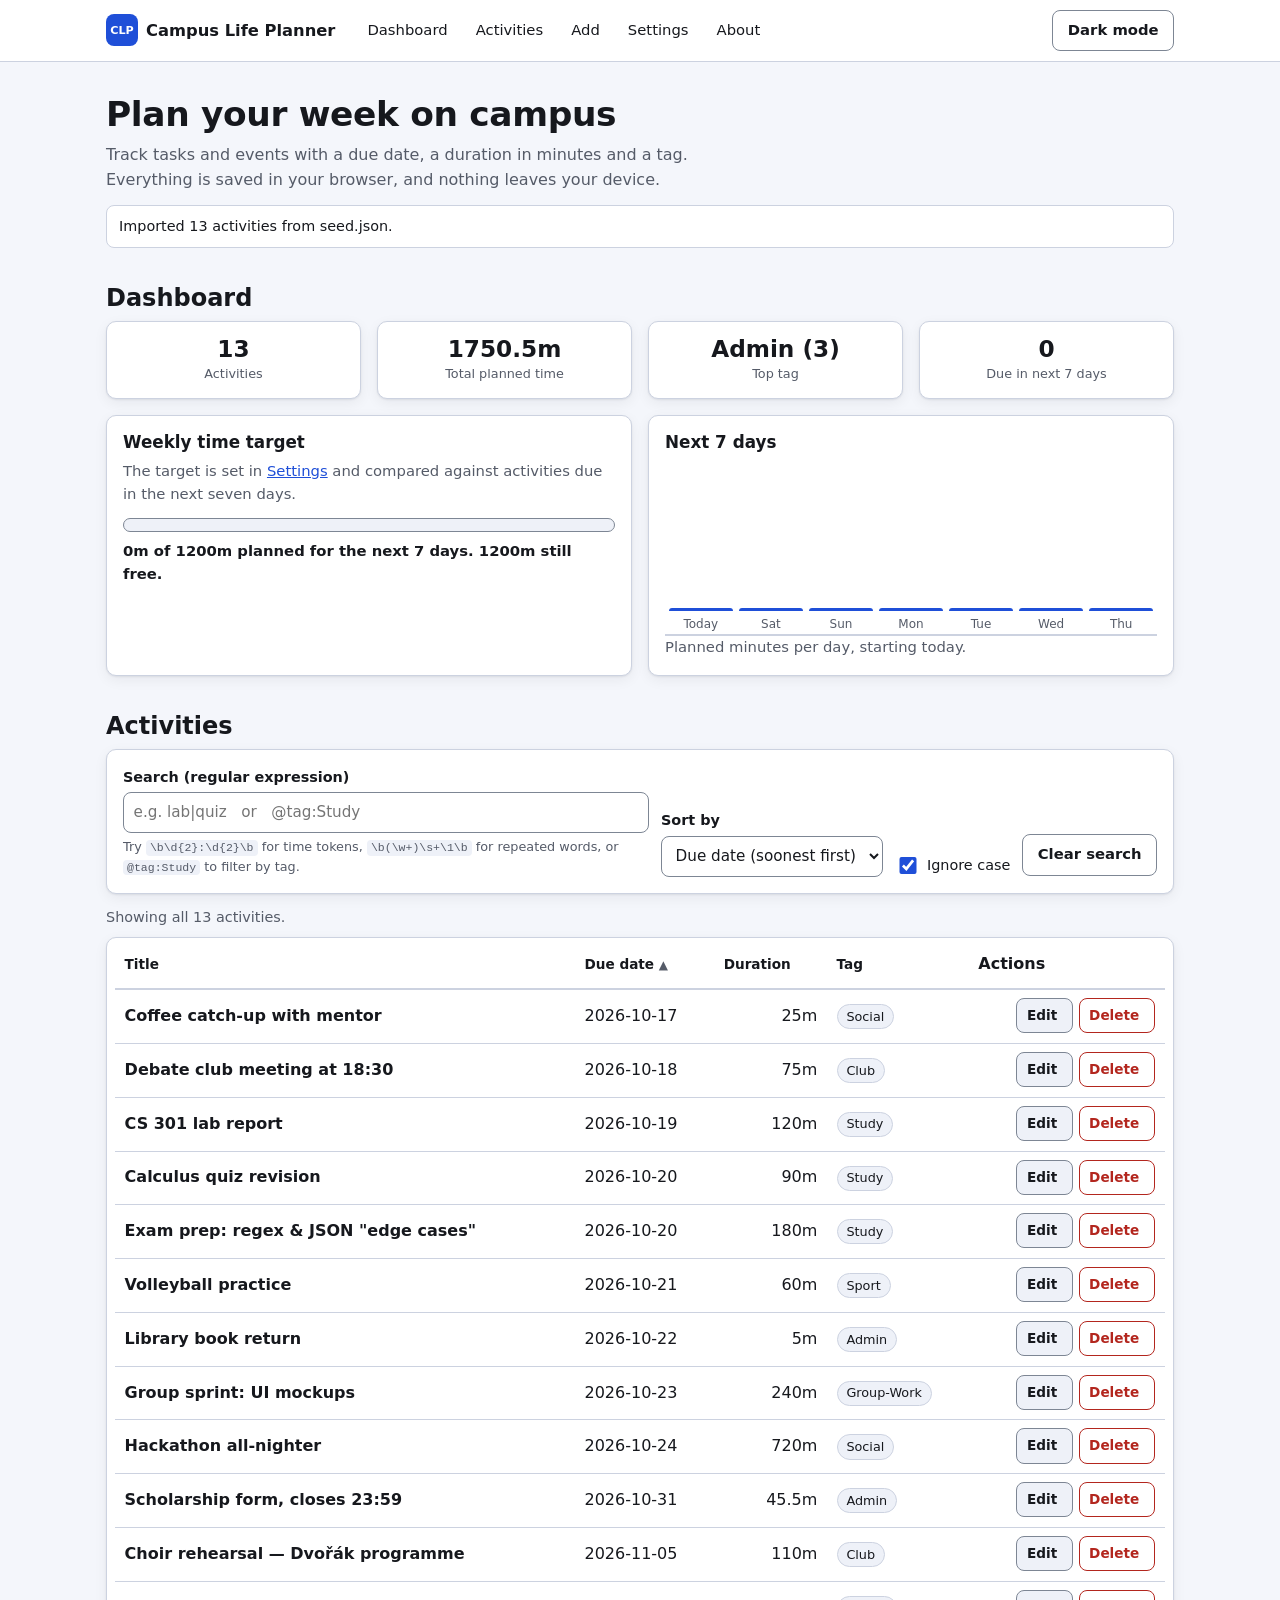
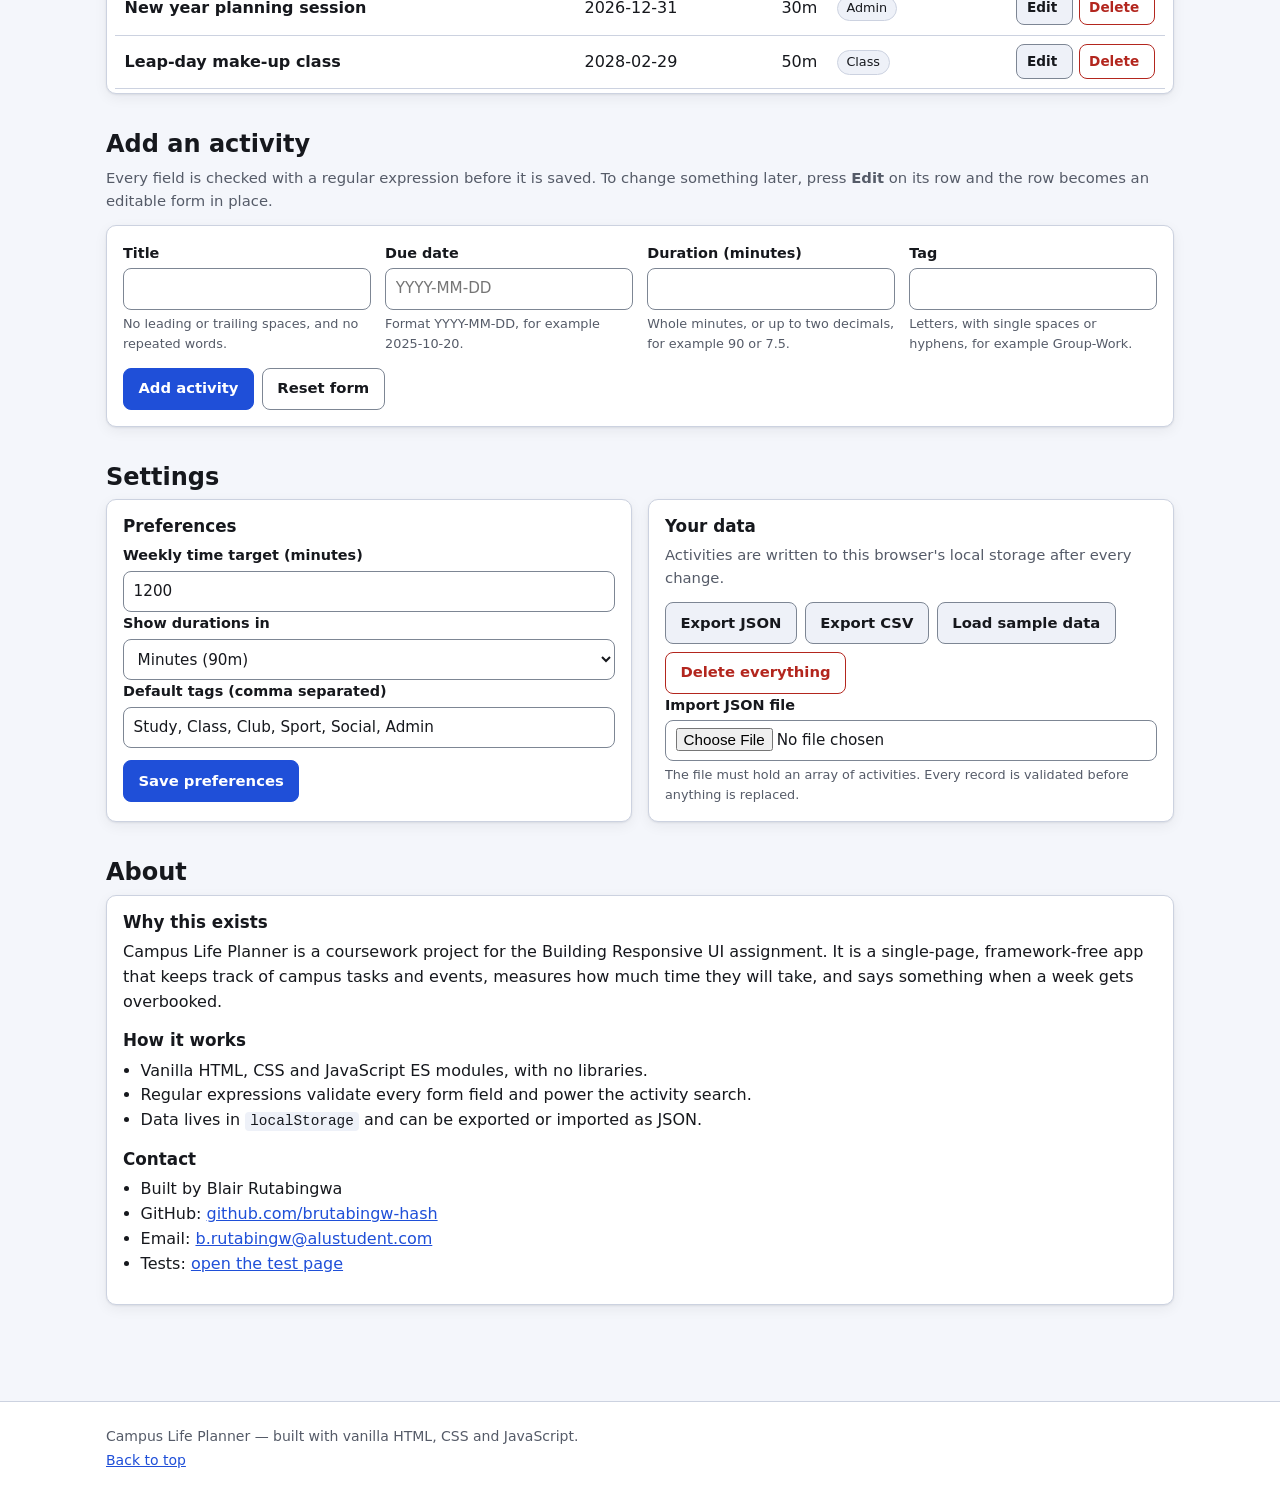
<file: index.html>
<!DOCTYPE html>
<html lang="en" data-theme="light">
<head>
  <meta charset="utf-8" />
  <meta name="viewport" content="width=device-width, initial-scale=1" />
  <title>Campus Life Planner</title>
  <meta name="description" content="A responsive, accessible planner for campus tasks and events: durations, tags, regex search and weekly time targets." />
  <link rel="icon" href="assets/favicon.svg" type="image/svg+xml" />
  <link rel="stylesheet" href="styles/main.css" />
</head>

<body>
  <a class="skip-link" href="#main">Skip to main content</a>

  <header class="site-header">
    <div class="wrap header-inner">
      <p class="brand"><span class="brand-mark" aria-hidden="true">CLP</span> Campus Life Planner</p>

      <nav aria-label="Main navigation">
        <ul class="nav-list">
          <li><a href="#dashboard">Dashboard</a></li>
          <li><a href="#records">Activities</a></li>
          <li><a href="#add">Add</a></li>
          <li><a href="#settings">Settings</a></li>
          <li><a href="#about">About</a></li>
        </ul>
      </nav>

      <button id="themeToggle" class="btn btn-ghost" type="button" aria-pressed="false">
        Dark mode
      </button>
    </div>
  </header>

  <main id="main" class="wrap" tabindex="-1">
    <h1>Plan your week on campus</h1>
    <p class="lede">
      Track tasks and events with a due date, a duration in minutes and a tag.
      Everything is saved in your browser, and nothing leaves your device.
    </p>

    <!-- Global announcements -->
    <p id="statusRegion" class="status-bar" role="status" aria-live="polite"></p>
    <p id="errorRegion" class="status-bar status-bar--error" role="alert" aria-live="assertive"></p>

    <!-- ============ DASHBOARD ============ -->
    <section id="dashboard" aria-labelledby="dashboard-h">
      <h2 id="dashboard-h">Dashboard</h2>

      <ul class="stats" role="list">
        <li class="card stat">
          <p class="stat-value" id="statCount">0</p>
          <p class="stat-label">Activities</p>
        </li>
        <li class="card stat">
          <p class="stat-value" id="statTotal">0m</p>
          <p class="stat-label">Total planned time</p>
        </li>
        <li class="card stat">
          <p class="stat-value" id="statTopTag">&ndash;</p>
          <p class="stat-label">Top tag</p>
        </li>
        <li class="card stat">
          <p class="stat-value" id="statUpcoming">0</p>
          <p class="stat-label">Due in next 7 days</p>
        </li>
      </ul>

      <div class="panels">
        <section class="card" aria-labelledby="cap-h">
          <h3 id="cap-h">Weekly time target</h3>
          <p class="muted">
            The target is set in <a href="#settings">Settings</a> and compared against activities
            due in the next seven days.
          </p>

          <div class="meter" role="img" aria-labelledby="capMeterLabel">
            <div class="meter-fill" id="capFill" style="width:0%"></div>
          </div>
          <p class="visually-hidden" id="capMeterLabel">Weekly time target progress</p>

          <!-- polite while under the target -->
          <p id="capPolite" class="cap-msg" role="status" aria-live="polite"></p>
          <!-- assertive once the target is exceeded -->
          <p id="capAlert" class="cap-msg cap-msg--over" role="alert" aria-live="assertive"></p>
        </section>

        <section class="card" aria-labelledby="chart-h">
          <h3 id="chart-h">Next 7 days</h3>
          <figure class="chart-figure">
            <div class="chart" id="chart"></div>
            <figcaption class="muted">Planned minutes per day, starting today.</figcaption>
          </figure>
          <table class="visually-hidden" id="chartTable">
            <caption>Planned time for the next seven days</caption>
            <thead>
              <tr><th scope="col">Day</th><th scope="col">Planned time</th></tr>
            </thead>
            <tbody></tbody>
          </table>
        </section>
      </div>
    </section>

    <!-- ============ RECORDS ============ -->
    <section id="records" aria-labelledby="records-h">
      <h2 id="records-h">Activities</h2>

      <div class="toolbar card">
        <div class="field field--grow">
          <label for="searchInput">Search (regular expression)</label>
          <input
            type="text"
            id="searchInput"
            name="search"
            placeholder="e.g. lab|quiz   or   @tag:Study"
            autocomplete="off"
            spellcheck="false"
            aria-describedby="searchHelp searchError" />
          <p class="help" id="searchHelp">
            Try <code>\b\d{2}:\d{2}\b</code> for time tokens, <code>\b(\w+)\s+\1\b</code> for repeated
            words, or <code>@tag:Study</code> to filter by tag.
          </p>
          <p class="error" id="searchError" aria-live="polite"></p>
        </div>

        <div class="field">
          <label for="sortSelect">Sort by</label>
          <select id="sortSelect" name="sort">
            <option value="dueDate:asc">Due date (soonest first)</option>
            <option value="dueDate:desc">Due date (latest first)</option>
            <option value="title:asc">Title (A to Z)</option>
            <option value="title:desc">Title (Z to A)</option>
            <option value="duration:desc">Duration (longest first)</option>
            <option value="duration:asc">Duration (shortest first)</option>
          </select>
        </div>

        <div class="field field--check">
          <input type="checkbox" id="caseToggle" checked />
          <label for="caseToggle">Ignore case</label>
        </div>

        <button type="button" class="btn btn-ghost" id="clearSearch">Clear search</button>
      </div>

      <p id="searchStatus" class="status-bar" role="status" aria-live="polite"></p>

      <div class="table-wrap">
        <table id="recordsTable">
          <caption class="visually-hidden">
            All planned activities. Use the column buttons to sort, Edit to change a row in place,
            and Delete to remove a row.
          </caption>
          <thead>
            <tr>
              <th scope="col" data-key="title">
                <button type="button" class="sort-btn" data-sort="title">Title<span class="arrow" aria-hidden="true"></span></button>
              </th>
              <th scope="col" data-key="dueDate">
                <button type="button" class="sort-btn" data-sort="dueDate">Due date<span class="arrow" aria-hidden="true"></span></button>
              </th>
              <th scope="col" data-key="duration">
                <button type="button" class="sort-btn" data-sort="duration">Duration<span class="arrow" aria-hidden="true"></span></button>
              </th>
              <th scope="col" data-key="tag">
                <button type="button" class="sort-btn" data-sort="tag">Tag<span class="arrow" aria-hidden="true"></span></button>
              </th>
              <th scope="col">Actions</th>
            </tr>
          </thead>
          <tbody id="recordsBody"></tbody>
        </table>
      </div>

      <p class="empty" id="emptyState" hidden>
        No activities match. Clear the search, or add your first activity below.
      </p>
    </section>

    <!-- ============ ADD / EDIT FORM ============ -->
    <section id="add" aria-labelledby="add-h">
      <h2 id="add-h">Add an activity</h2>
      <p class="muted">
        Every field is checked with a regular expression before it is saved. To change something later,
        press <strong>Edit</strong> on its row and the row becomes an editable form in place.
      </p>

      <form id="activityForm" class="card form" novalidate>
        <fieldset>
          <legend class="visually-hidden">Activity details</legend>

          <div class="field">
            <label for="title">Title</label>
            <input type="text" id="title" name="title" autocomplete="off"
                   aria-describedby="titleHelp titleError" required />
            <p class="help" id="titleHelp">No leading or trailing spaces, and no repeated words.</p>
            <p class="error" id="titleError"></p>
          </div>

          <div class="field">
            <label for="dueDate">Due date</label>
            <input type="text" id="dueDate" name="dueDate" placeholder="YYYY-MM-DD"
                   inputmode="numeric" autocomplete="off"
                   aria-describedby="dueDateHelp dueDateError" required />
            <p class="help" id="dueDateHelp">Format YYYY-MM-DD, for example 2025-10-20.</p>
            <p class="error" id="dueDateError"></p>
          </div>

          <div class="field">
            <label for="duration">Duration (minutes)</label>
            <input type="text" id="duration" name="duration" inputmode="decimal"
                   autocomplete="off" aria-describedby="durationHelp durationError" required />
            <p class="help" id="durationHelp">Whole minutes, or up to two decimals, for example 90 or 7.5.</p>
            <p class="error" id="durationError"></p>
          </div>

          <div class="field">
            <label for="tag">Tag</label>
            <input type="text" id="tag" name="tag" list="tagOptions" autocomplete="off"
                   aria-describedby="tagHelp tagError" required />
            <datalist id="tagOptions"></datalist>
            <p class="help" id="tagHelp">Letters, with single spaces or hyphens, for example Group-Work.</p>
            <p class="error" id="tagError"></p>
          </div>

          <div class="actions">
            <button type="submit" class="btn btn-primary">Add activity</button>
            <button type="reset" class="btn btn-ghost">Reset form</button>
          </div>
        </fieldset>
      </form>
    </section>

    <!-- ============ SETTINGS ============ -->
    <section id="settings" aria-labelledby="settings-h">
      <h2 id="settings-h">Settings</h2>

      <div class="panels">
        <section class="card" aria-labelledby="prefs-h">
          <h3 id="prefs-h">Preferences</h3>

          <div class="field">
            <label for="capInput">Weekly time target (minutes)</label>
            <input type="text" id="capInput" inputmode="numeric" autocomplete="off"
                   aria-describedby="capError" />
            <p class="error" id="capError"></p>
          </div>

          <div class="field">
            <label for="unitSelect">Show durations in</label>
            <select id="unitSelect">
              <option value="minutes">Minutes (90m)</option>
              <option value="hours">Hours (1h 30m)</option>
            </select>
          </div>

          <div class="field">
            <label for="tagsInput">Default tags (comma separated)</label>
            <input type="text" id="tagsInput" autocomplete="off" aria-describedby="tagsError" />
            <p class="error" id="tagsError"></p>
          </div>

          <div class="actions">
            <button type="button" class="btn btn-primary" id="saveSettings">Save preferences</button>
          </div>
        </section>

        <section class="card" aria-labelledby="data-h">
          <h3 id="data-h">Your data</h3>
          <p class="muted">Activities are written to this browser's local storage after every change.</p>

          <div class="actions actions--wrap">
            <button type="button" class="btn" id="exportJson">Export JSON</button>
            <button type="button" class="btn" id="exportCsv">Export CSV</button>
            <button type="button" class="btn" id="loadSeed">Load sample data</button>
            <button type="button" class="btn btn-danger" id="clearData">Delete everything</button>
          </div>

          <div class="field">
            <label for="importFile">Import JSON file</label>
            <input type="file" id="importFile" accept="application/json,.json"
                   aria-describedby="importHelp" />
            <p class="help" id="importHelp">
              The file must hold an array of activities. Every record is validated before anything is replaced.
            </p>
          </div>
        </section>
      </div>
    </section>

    <!-- ============ ABOUT ============ -->
    <section id="about" aria-labelledby="about-h">
      <h2 id="about-h">About</h2>
      <div class="card prose">
        <h3>Why this exists</h3>
        <p>
          Campus Life Planner is a coursework project for the Building Responsive UI assignment. It is a
          single-page, framework-free app that keeps track of campus tasks and events, measures how much
          time they will take, and says something when a week gets overbooked.
        </p>
        <h3>How it works</h3>
        <ul>
          <li>Vanilla HTML, CSS and JavaScript ES modules, with no libraries.</li>
          <li>Regular expressions validate every form field and power the activity search.</li>
          <li>Data lives in <code>localStorage</code> and can be exported or imported as JSON.</li>
        </ul>
        <h3>Contact</h3>
        <ul class="contact">
          <li>Built by Blair Rutabingwa</li>
          <li>GitHub: <a href="https://github.com/brutabingw-hash">github.com/brutabingw-hash</a></li>
          <li>Email: <a href="mailto:b.rutabingw@alustudent.com">b.rutabingw@alustudent.com</a></li>
          <li>Tests: <a href="tests.html">open the test page</a></li>
        </ul>
      </div>
    </section>
  </main>

  <footer class="site-footer">
    <div class="wrap">
      <p>Campus Life Planner &mdash; built with vanilla HTML, CSS and JavaScript.</p>
      <p><a href="#main">Back to top</a></p>
    </div>
  </footer>

  <script type="module" src="scripts/app.js"></script>
</body>
</html>
</file>
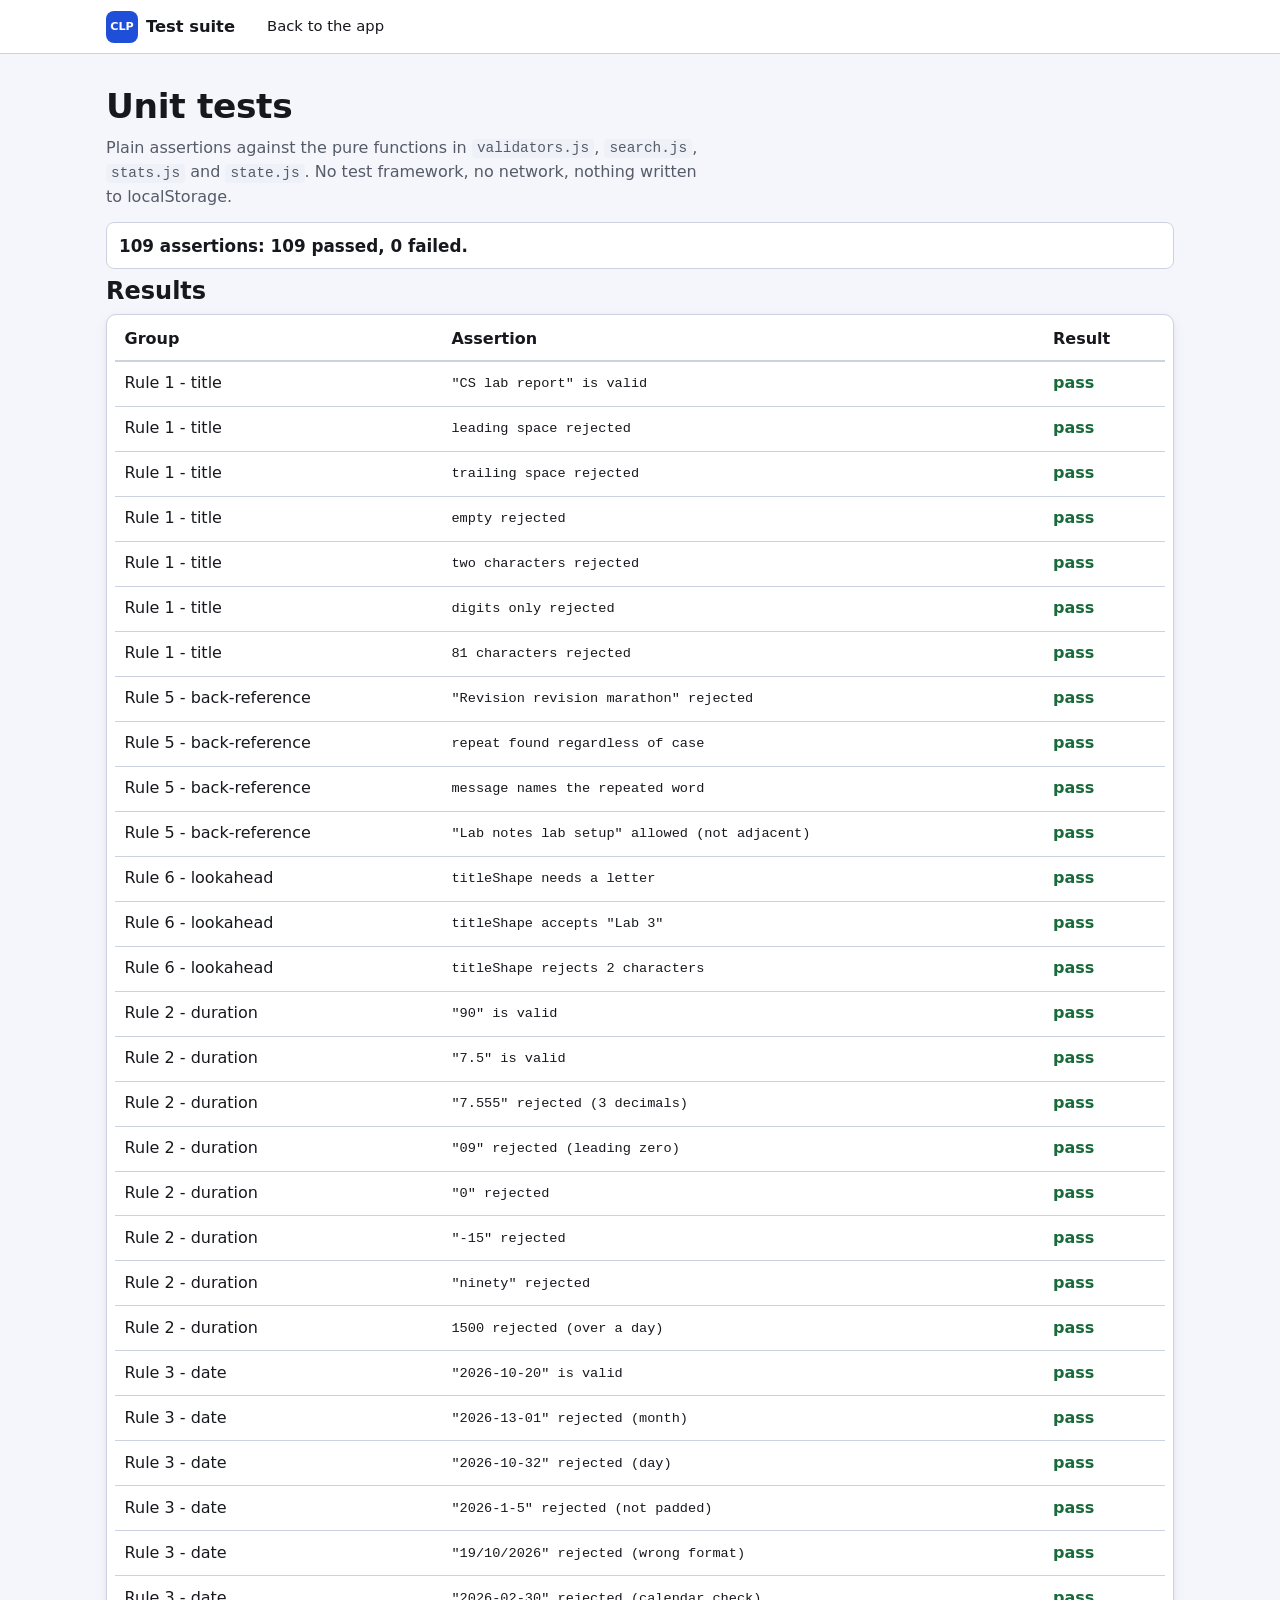
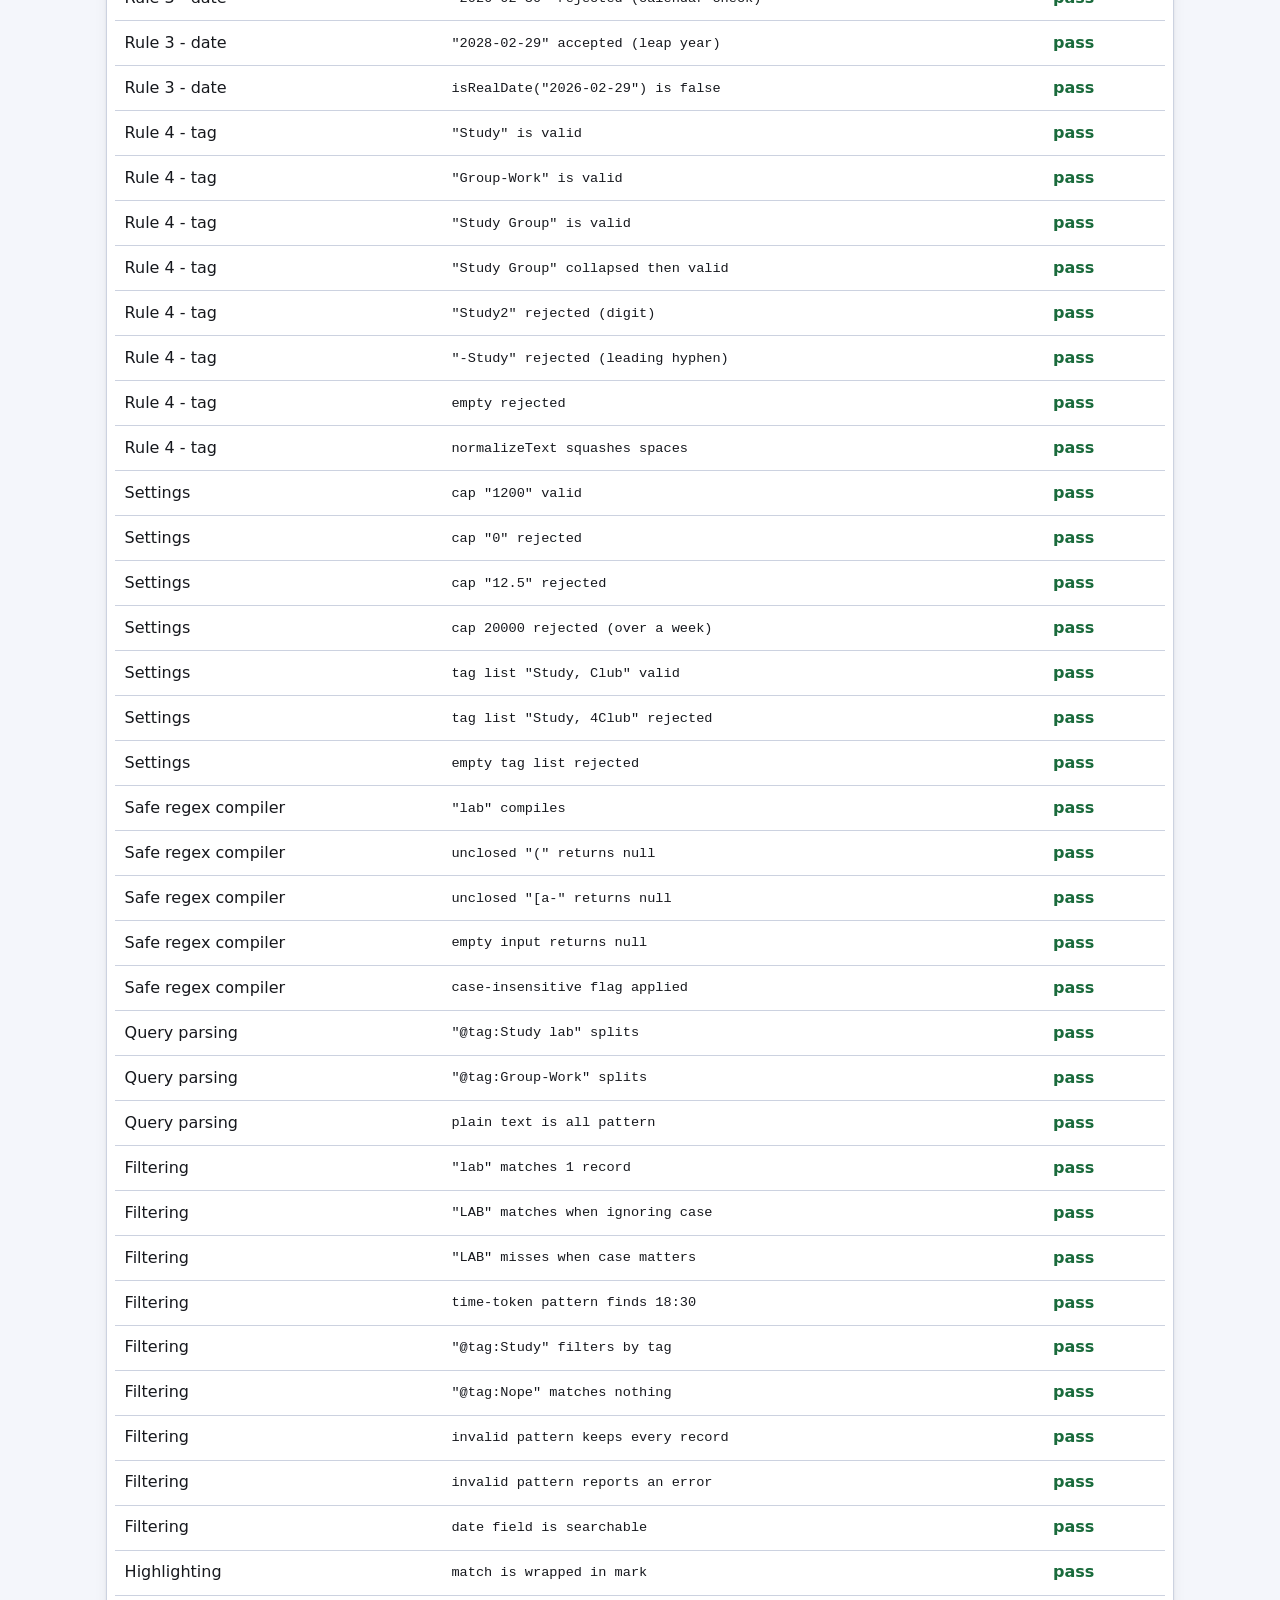
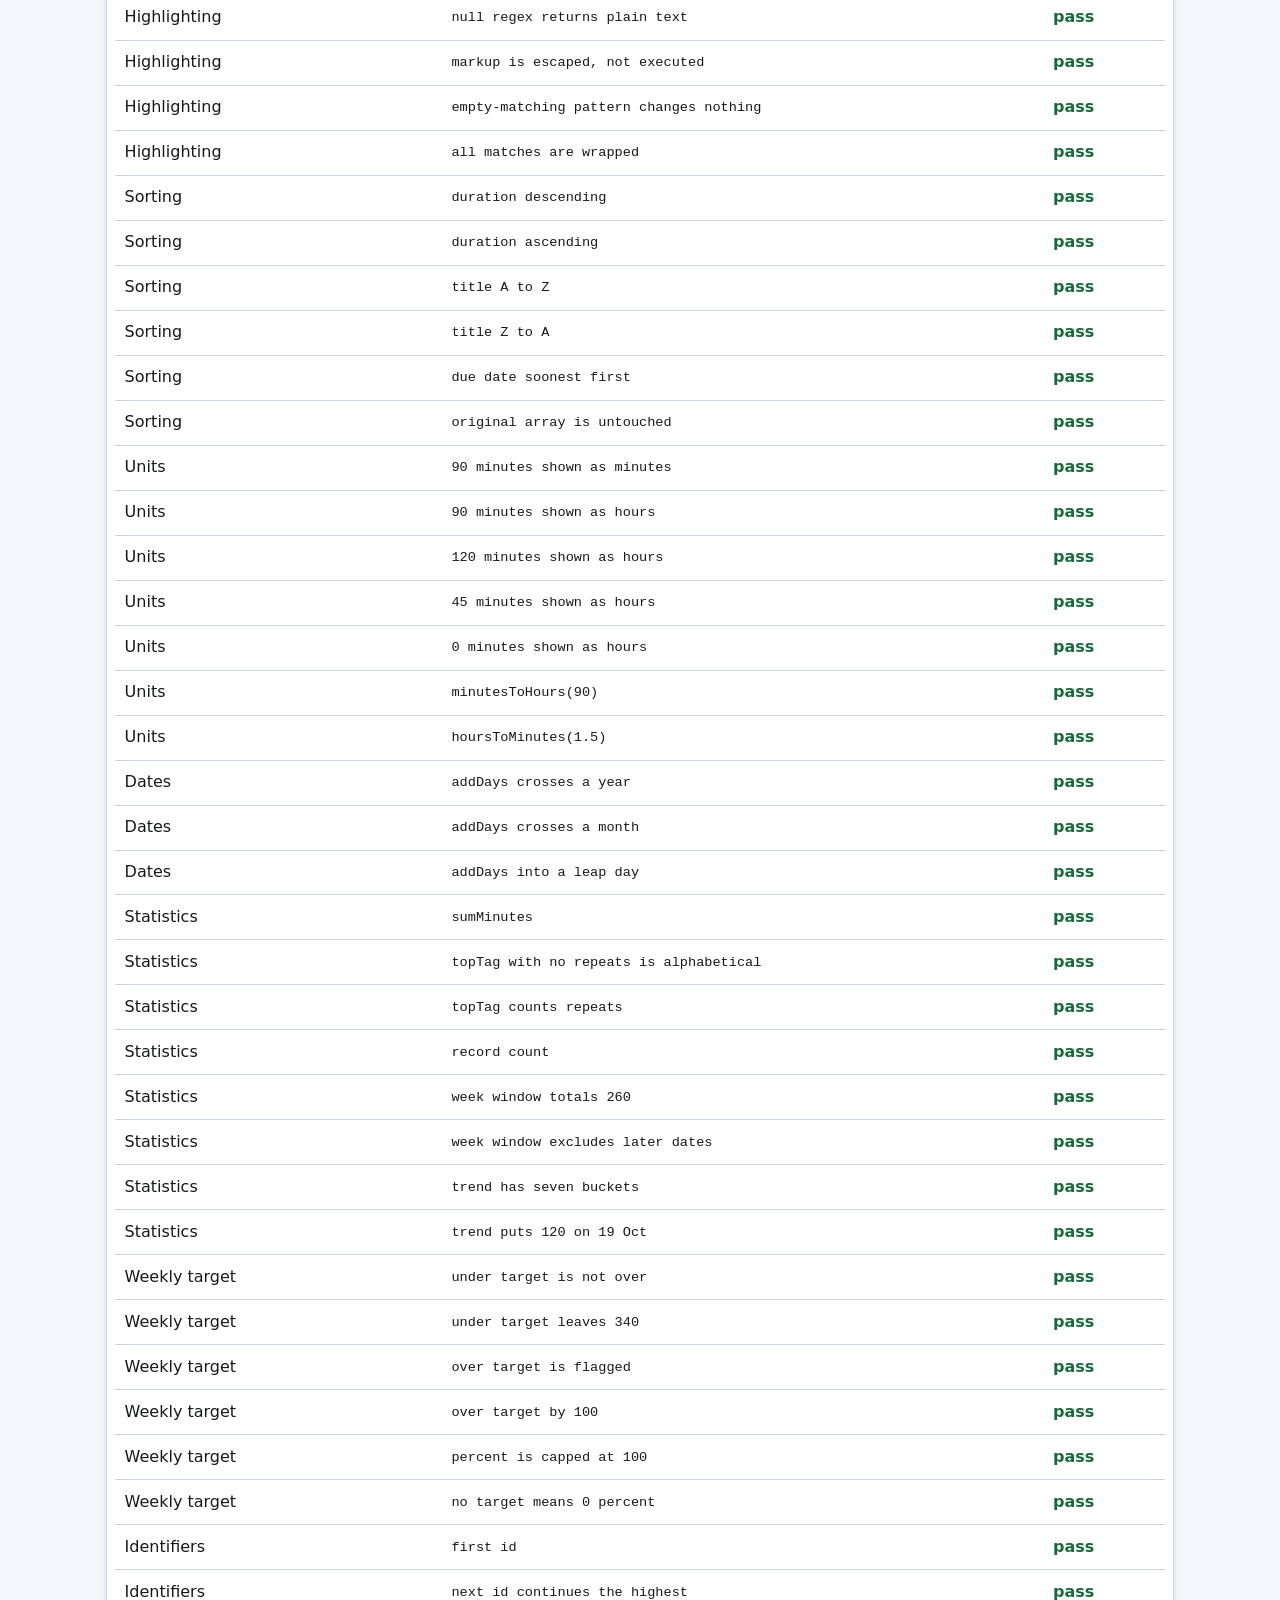
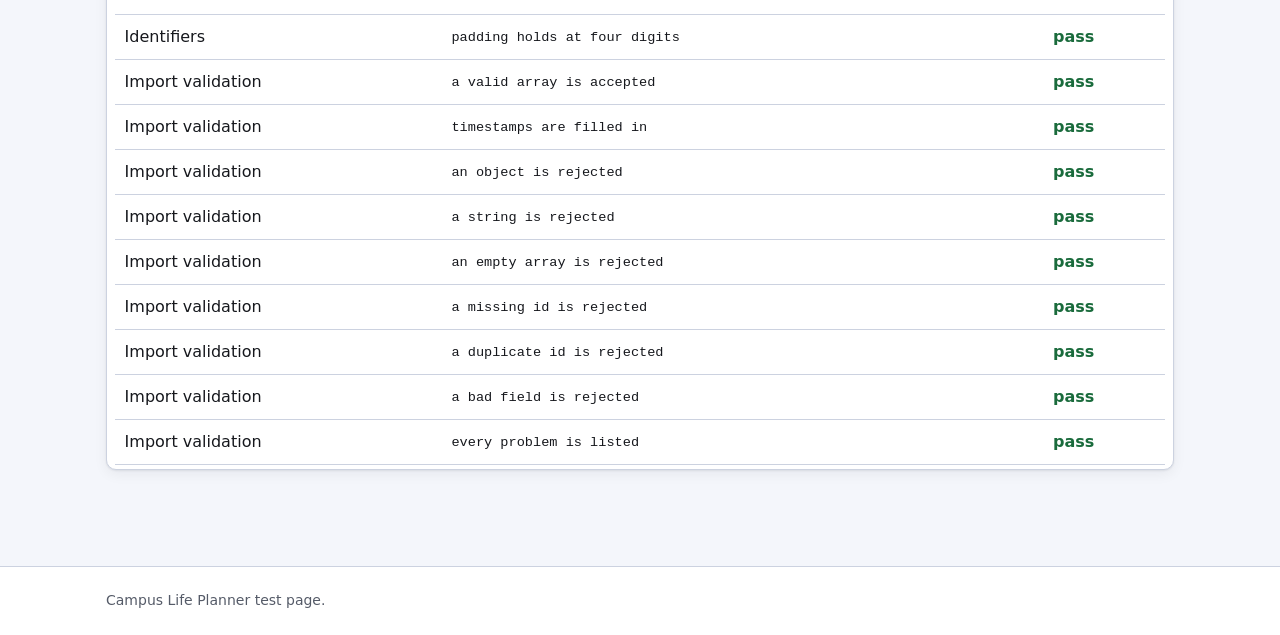
<file: tests.html>
<!DOCTYPE html>
<html lang="en" data-theme="light">
<head>
  <meta charset="utf-8" />
  <meta name="viewport" content="width=device-width, initial-scale=1" />
  <title>Campus Life Planner - tests</title>
  <link rel="icon" href="assets/favicon.svg" type="image/svg+xml" />
  <link rel="stylesheet" href="styles/main.css" />
  <style>
    .result { font-weight: 700; }
    .pass { color: var(--ok); }
    .fail { color: var(--danger); }
    .summary { font-size: 1.05rem; font-weight: 700; }
    tbody td { text-align: left; }
    tbody td::before { content: ""; display: none; }
    tbody tr { display: table-row; }
    thead { display: table-header-group; }
    .case { font-family: ui-monospace, "Cascadia Code", Consolas, monospace; font-size: 0.85rem; }
  </style>
</head>

<body>
  <a class="skip-link" href="#main">Skip to main content</a>

  <header class="site-header">
    <div class="wrap header-inner">
      <p class="brand"><span class="brand-mark" aria-hidden="true">CLP</span> Test suite</p>
      <nav aria-label="Main navigation">
        <ul class="nav-list"><li><a href="index.html">Back to the app</a></li></ul>
      </nav>
    </div>
  </header>

  <main id="main" class="wrap" tabindex="-1">
    <h1>Unit tests</h1>
    <p class="lede">
      Plain assertions against the pure functions in <code>validators.js</code>,
      <code>search.js</code>, <code>stats.js</code> and <code>state.js</code>.
      No test framework, no network, nothing written to localStorage.
    </p>

    <p id="summary" class="summary status-bar" role="status" aria-live="polite">Running tests...</p>

    <section aria-labelledby="results-h">
      <h2 id="results-h">Results</h2>
      <div class="table-wrap">
        <table>
          <caption class="visually-hidden">One row per assertion</caption>
          <thead>
            <tr>
              <th scope="col">Group</th>
              <th scope="col">Assertion</th>
              <th scope="col">Result</th>
            </tr>
          </thead>
          <tbody id="results"></tbody>
        </table>
      </div>
    </section>
  </main>

  <footer class="site-footer">
    <div class="wrap"><p>Campus Life Planner test page.</p></div>
  </footer>

  <script type="module">
    import {
      validateTitle, validateDate, validateDuration, validateTag,
      validateCap, validateTagList, validateImport, isRealDate,
      normalizeText, PATTERNS
    } from './scripts/validators.js';

    import {
      compileRegex, parseQuery, filterRecords, sortRecords, highlight, escapeHtml
    } from './scripts/search.js';

    import {
      formatDuration, minutesToHours, hoursToMinutes, addDays,
      sumMinutes, topTag, computeStats, sevenDayTrend, capStatus
    } from './scripts/stats.js';

    import { nextId } from './scripts/state.js';

    /* ---------- tiny assertion runner ---------- */

    const body = document.getElementById('results');
    let passed = 0;
    let failed = 0;
    let group = '';

    function describe(name) { group = name; }

    function check(name, actual, expected) {
      const got = JSON.stringify(actual);
      const want = JSON.stringify(expected);
      const good = got === want;
      good ? passed++ : failed++;

      const row = document.createElement('tr');
      row.innerHTML = `
        <td>${escapeHtml(group)}</td>
        <td class="case">${escapeHtml(name)}</td>
        <td class="result ${good ? 'pass' : 'fail'}">
          ${good ? 'pass' : `fail - expected ${escapeHtml(want)}, got ${escapeHtml(got)}`}
        </td>`;
      body.appendChild(row);
    }

    const okOf = (result) => result.ok;

    /* ---------- fixtures ---------- */

    const records = [
      { id: 'act_0001', title: 'CS lab report', dueDate: '2026-10-19', duration: 120, tag: 'Study' },
      { id: 'act_0002', title: 'Debate club at 18:30', dueDate: '2026-10-18', duration: 75, tag: 'Club' },
      { id: 'act_0003', title: 'Volleyball practice', dueDate: '2026-10-21', duration: 60, tag: 'Sport' },
      { id: 'act_0004', title: 'Library return', dueDate: '2026-10-22', duration: 5, tag: 'Admin' }
    ];

    /* ---------- rule 1: title ---------- */

    describe('Rule 1 - title');
    check('"CS lab report" is valid', okOf(validateTitle('CS lab report')), true);
    check('leading space rejected', okOf(validateTitle(' CS lab')), false);
    check('trailing space rejected', okOf(validateTitle('CS lab ')), false);
    check('empty rejected', okOf(validateTitle('')), false);
    check('two characters rejected', okOf(validateTitle('CS')), false);
    check('digits only rejected', okOf(validateTitle('2026')), false);
    check('81 characters rejected', okOf(validateTitle('a'.repeat(81))), false);

    describe('Rule 5 - back-reference');
    check('"Revision revision marathon" rejected', okOf(validateTitle('Revision revision marathon')), false);
    check('repeat found regardless of case', PATTERNS.duplicateWord.test('Study study group'), true);
    check('message names the repeated word', validateTitle('Lab lab notes').message, 'Remove the repeated word "Lab".');
    check('"Lab notes lab setup" allowed (not adjacent)', okOf(validateTitle('Lab notes lab setup')), true);

    describe('Rule 6 - lookahead');
    check('titleShape needs a letter', PATTERNS.titleShape.test('----'), false);
    check('titleShape accepts "Lab 3"', PATTERNS.titleShape.test('Lab 3'), true);
    check('titleShape rejects 2 characters', PATTERNS.titleShape.test('ab'), false);

    /* ---------- rule 2: duration ---------- */

    describe('Rule 2 - duration');
    check('"90" is valid', okOf(validateDuration('90')), true);
    check('"7.5" is valid', okOf(validateDuration('7.5')), true);
    check('"7.555" rejected (3 decimals)', okOf(validateDuration('7.555')), false);
    check('"09" rejected (leading zero)', okOf(validateDuration('09')), false);
    check('"0" rejected', okOf(validateDuration('0')), false);
    check('"-15" rejected', okOf(validateDuration('-15')), false);
    check('"ninety" rejected', okOf(validateDuration('ninety')), false);
    check('1500 rejected (over a day)', okOf(validateDuration('1500')), false);

    /* ---------- rule 3: date ---------- */

    describe('Rule 3 - date');
    check('"2026-10-20" is valid', okOf(validateDate('2026-10-20')), true);
    check('"2026-13-01" rejected (month)', okOf(validateDate('2026-13-01')), false);
    check('"2026-10-32" rejected (day)', okOf(validateDate('2026-10-32')), false);
    check('"2026-1-5" rejected (not padded)', okOf(validateDate('2026-1-5')), false);
    check('"19/10/2026" rejected (wrong format)', okOf(validateDate('19/10/2026')), false);
    check('"2026-02-30" rejected (calendar check)', okOf(validateDate('2026-02-30')), false);
    check('"2028-02-29" accepted (leap year)', okOf(validateDate('2028-02-29')), true);
    check('isRealDate("2026-02-29") is false', isRealDate('2026-02-29'), false);

    /* ---------- rule 4: tag ---------- */

    describe('Rule 4 - tag');
    check('"Study" is valid', okOf(validateTag('Study')), true);
    check('"Group-Work" is valid', okOf(validateTag('Group-Work')), true);
    check('"Study Group" is valid', okOf(validateTag('Study Group')), true);
    check('"Study  Group" collapsed then valid', okOf(validateTag('Study  Group')), true);
    check('"Study2" rejected (digit)', okOf(validateTag('Study2')), false);
    check('"-Study" rejected (leading hyphen)', okOf(validateTag('-Study')), false);
    check('empty rejected', okOf(validateTag('   ')), false);
    check('normalizeText squashes spaces', normalizeText('  a   b  '), 'a b');

    /* ---------- settings ---------- */

    describe('Settings');
    check('cap "1200" valid', okOf(validateCap('1200')), true);
    check('cap "0" rejected', okOf(validateCap('0')), false);
    check('cap "12.5" rejected', okOf(validateCap('12.5')), false);
    check('cap 20000 rejected (over a week)', okOf(validateCap('20000')), false);
    check('tag list "Study, Club" valid', okOf(validateTagList('Study, Club')), true);
    check('tag list "Study, 4Club" rejected', okOf(validateTagList('Study, 4Club')), false);
    check('empty tag list rejected', okOf(validateTagList('  ,  ')), false);

    /* ---------- regex search ---------- */

    describe('Safe regex compiler');
    check('"lab" compiles', compileRegex('lab') instanceof RegExp, true);
    check('unclosed "(" returns null', compileRegex('('), null);
    check('unclosed "[a-" returns null', compileRegex('[a-'), null);
    check('empty input returns null', compileRegex(''), null);
    check('case-insensitive flag applied', compileRegex('lab', 'i').flags, 'i');

    describe('Query parsing');
    check('"@tag:Study lab" splits', parseQuery('@tag:Study lab'), { tag: 'Study', pattern: 'lab' });
    check('"@tag:Group-Work" splits', parseQuery('@tag:Group-Work'), { tag: 'Group-Work', pattern: '' });
    check('plain text is all pattern', parseQuery('lab|quiz'), { tag: '', pattern: 'lab|quiz' });

    describe('Filtering');
    check('"lab" matches 1 record', filterRecords(records, 'lab').matches.length, 1);
    check('"LAB" matches when ignoring case', filterRecords(records, 'LAB', true).matches.length, 1);
    check('"LAB" misses when case matters', filterRecords(records, 'LAB', false).matches.length, 0);
    check('time-token pattern finds 18:30', filterRecords(records, '\\b\\d{2}:\\d{2}\\b').matches.length, 1);
    check('"@tag:Study" filters by tag', filterRecords(records, '@tag:Study').matches.length, 1);
    check('"@tag:Nope" matches nothing', filterRecords(records, '@tag:Nope').matches.length, 0);
    check('invalid pattern keeps every record', filterRecords(records, '(').matches.length, 4);
    check('invalid pattern reports an error', filterRecords(records, '(').error.length > 0, true);
    check('date field is searchable', filterRecords(records, '2026-10-22').matches.length, 1);

    describe('Highlighting');
    check('match is wrapped in mark', highlight('CS lab report', /lab/i), 'CS <mark>lab</mark> report');
    check('null regex returns plain text', highlight('CS lab', null), 'CS lab');
    check('markup is escaped, not executed',
      highlight('<img src=x onerror=alert(1)>', null),
      '&lt;img src=x onerror=alert(1)&gt;');
    check('empty-matching pattern changes nothing', highlight('CS lab', /a*/i), 'CS lab');
    check('all matches are wrapped', highlight('lab lab', /lab/i), '<mark>lab</mark> <mark>lab</mark>');

    describe('Sorting');
    check('duration descending', sortRecords(records, 'duration', 'desc').map((r) => r.duration), [120, 75, 60, 5]);
    check('duration ascending', sortRecords(records, 'duration', 'asc').map((r) => r.duration), [5, 60, 75, 120]);
    check('title A to Z', sortRecords(records, 'title', 'asc')[0].title, 'CS lab report');
    check('title Z to A', sortRecords(records, 'title', 'desc')[0].title, 'Volleyball practice');
    check('due date soonest first', sortRecords(records, 'dueDate', 'asc')[0].dueDate, '2026-10-18');
    check('original array is untouched', records[0].id, 'act_0001');

    /* ---------- units and statistics ---------- */

    describe('Units');
    check('90 minutes shown as minutes', formatDuration(90), '90m');
    check('90 minutes shown as hours', formatDuration(90, 'hours'), '1h 30m');
    check('120 minutes shown as hours', formatDuration(120, 'hours'), '2h');
    check('45 minutes shown as hours', formatDuration(45, 'hours'), '45m');
    check('0 minutes shown as hours', formatDuration(0, 'hours'), '0m');
    check('minutesToHours(90)', minutesToHours(90), 1.5);
    check('hoursToMinutes(1.5)', hoursToMinutes(1.5), 90);

    describe('Dates');
    check('addDays crosses a year', addDays('2026-12-31', 1), '2027-01-01');
    check('addDays crosses a month', addDays('2026-10-31', 1), '2026-11-01');
    check('addDays into a leap day', addDays('2028-02-28', 1), '2028-02-29');

    describe('Statistics');
    check('sumMinutes', sumMinutes(records), 260);
    check('topTag with no repeats is alphabetical', topTag(records).tag, 'Admin');
    check('topTag counts repeats', topTag([...records, { tag: 'Sport' }]).tag, 'Sport');
    check('record count', computeStats(records, '2026-10-18').count, 4);
    check('week window totals 260', computeStats(records, '2026-10-18').upcomingMinutes, 260);
    check('week window excludes later dates', computeStats(records, '2026-10-22').upcomingMinutes, 5);
    check('trend has seven buckets', sevenDayTrend(records, '2026-10-18').length, 7);
    check('trend puts 120 on 19 Oct', sevenDayTrend(records, '2026-10-18')[1].minutes, 120);

    describe('Weekly target');
    check('under target is not over', capStatus(260, 600).over, false);
    check('under target leaves 340', capStatus(260, 600).difference, 340);
    check('over target is flagged', capStatus(700, 600).over, true);
    check('over target by 100', capStatus(700, 600).difference, 100);
    check('percent is capped at 100', capStatus(900, 600).percent, 100);
    check('no target means 0 percent', capStatus(260, 0).percent, 0);

    /* ---------- ids and import ---------- */

    describe('Identifiers');
    check('first id', nextId([]), 'act_0001');
    check('next id continues the highest', nextId([{ id: 'act_0003' }, { id: 'act_0001' }]), 'act_0004');
    check('padding holds at four digits', nextId([{ id: 'act_0099' }]), 'act_0100');

    describe('Import validation');
    const goodPayload = [{
      id: 'act_0001', title: 'CS lab report', dueDate: '2026-10-19', duration: 120, tag: 'Study'
    }];
    check('a valid array is accepted', validateImport(goodPayload).ok, true);
    check('timestamps are filled in', typeof validateImport(goodPayload).records[0].createdAt, 'string');
    check('an object is rejected', validateImport({ id: 'act_0001' }).ok, false);
    check('a string is rejected', validateImport('nope').ok, false);
    check('an empty array is rejected', validateImport([]).ok, false);
    check('a missing id is rejected', validateImport([{ title: 'No id here', dueDate: '2026-10-19', duration: 10, tag: 'Study' }]).ok, false);
    check('a duplicate id is rejected', validateImport([
      { id: 'a1', title: 'First item', dueDate: '2026-10-19', duration: 10, tag: 'Study' },
      { id: 'a1', title: 'Second item', dueDate: '2026-10-20', duration: 10, tag: 'Study' }
    ]).ok, false);
    check('a bad field is rejected', validateImport([
      { id: 'a1', title: 'Bad date', dueDate: '2026-02-30', duration: 10, tag: 'Study' }
    ]).ok, false);
    check('every problem is listed', validateImport([
      { id: 'a1', title: ' spaced ', dueDate: '2026-02-30', duration: 'x', tag: '9' }
    ]).errors.length, 4);

    /* ---------- summary ---------- */

    const summary = document.getElementById('summary');
    summary.textContent = `${passed + failed} assertions: ${passed} passed, ${failed} failed.`;
    summary.classList.add(failed === 0 ? 'is-ok' : 'is-error');
    document.title = `${failed === 0 ? 'PASS' : 'FAIL'} - Campus Life Planner tests`;
  </script>
</body>
</html>
</file>
<file: styles/main.css>
/* ==========================================================================
   Campus Life Planner - stylesheet
   Written mobile-first: the base rules target a ~360px phone, then three
   min-width breakpoints add space and columns (480px, 768px, 1024px).
   ========================================================================== */

/* ---------- 1. Design tokens ---------- */

:root {
  --bg: #f4f6fb;
  --surface: #ffffff;
  --surface-2: #eef1f8;
  --text: #16181d;
  --text-muted: #555b68;

  /* Two border tiers. --border is decoration (card edges, table rules).
     --border-strong outlines real controls, where WCAG 1.4.11 asks for 3:1
     against the surface behind it: 3.68:1 on white, 3.25:1 on --surface-2. */
  --border: #ccd2e0;
  --border-strong: #7d8694;

  --brand: #1f4fd8;          /* 6.63:1 on white */
  --brand-dark: #16369a;
  --brand-ink: #ffffff;
  --danger: #b3261e;         /* 6.54:1 on white */
  --ok: #1a6b3c;
  --warn-bg: #fff4e5;
  --mark-bg: #ffe066;
  --mark-text: #2b2000;

  --radius: 10px;
  --gap: 1rem;
  --shadow: 0 1px 2px rgba(16, 20, 35, 0.08), 0 4px 14px rgba(16, 20, 35, 0.06);
  --speed: 180ms;
}

/* Dark palette. Applied when the user picks it, or by default when the
   operating system asks for dark and the user has not chosen light. */
:root[data-theme="dark"] {
  --bg: #11131a;
  --surface: #1a1d26;
  --surface-2: #232733;
  --text: #f0f2f7;
  --text-muted: #b2b9c9;
  --border: #39404f;
  --border-strong: #747d8c;  /* 4.05:1 on --surface */

  --brand: #8ab0ff;          /* 7.80:1 on --surface */
  --brand-dark: #a9c4ff;
  --brand-ink: #10131c;
  --danger: #ff9b92;
  --ok: #7fdca4;
  --warn-bg: #3a2c12;
  --mark-bg: #ffd43b;
  --mark-text: #241a00;
}

@media (prefers-color-scheme: dark) {
  :root:not([data-theme="light"]) {
    --bg: #11131a;
    --surface: #1a1d26;
    --surface-2: #232733;
    --text: #f0f2f7;
    --text-muted: #b2b9c9;
    --border: #39404f;
    --border-strong: #747d8c;
    --brand: #8ab0ff;
    --brand-dark: #a9c4ff;
    --brand-ink: #10131c;
    --danger: #ff9b92;
    --ok: #7fdca4;
    --warn-bg: #3a2c12;
    --mark-bg: #ffd43b;
    --mark-text: #241a00;
  }
}

/* ---------- 2. Reset and base ---------- */

*,
*::before,
*::after { box-sizing: border-box; }

html { scroll-behavior: smooth; }

body {
  margin: 0;
  background: var(--bg);
  color: var(--text);
  font: 1rem/1.55 system-ui, -apple-system, "Segoe UI", Roboto, Helvetica, Arial, sans-serif;
  -webkit-text-size-adjust: 100%;
}

h1, h2, h3 { line-height: 1.2; margin: 0 0 0.5rem; }
h1 { font-size: 1.6rem; letter-spacing: -0.01em; }
h2 { font-size: 1.3rem; }
h3 { font-size: 1.05rem; }
p { margin: 0 0 0.75rem; }

a { color: var(--brand); }
a:hover { color: var(--brand-dark); }

code {
  background: var(--surface-2);
  border-radius: 4px;
  padding: 0.1em 0.35em;
  font-size: 0.9em;
}

.wrap {
  width: 100%;
  max-width: 1100px;
  margin-inline: auto;
  padding-inline: 1rem;
}

main.wrap { padding-block: 1.25rem 2.5rem; }
main:focus { outline: none; }

.lede { color: var(--text-muted); max-width: 60ch; }
.muted { color: var(--text-muted); font-size: 0.925rem; }

section[id] {
  margin-top: 2.25rem;
  scroll-margin-top: 5rem; /* so anchors clear the sticky header */
}

/* ---------- 3. Accessibility helpers ---------- */

.visually-hidden {
  position: absolute;
  width: 1px; height: 1px;
  margin: -1px; padding: 0;
  overflow: hidden;
  clip: rect(0 0 0 0);
  white-space: nowrap;
  border: 0;
}

.skip-link {
  position: absolute;
  left: 0.5rem;
  top: -3rem;
  z-index: 50;
  padding: 0.6rem 1rem;
  background: var(--brand);
  color: var(--brand-ink);
  border-radius: 0 0 var(--radius) var(--radius);
  font-weight: 600;
  text-decoration: none;
  transition: top var(--speed) ease-in;
}
.skip-link:focus { top: 0; }

/* One visible focus style for every interactive element. */
:is(a, button, input, select, textarea, [tabindex]):focus-visible {
  outline: 3px solid var(--brand);
  outline-offset: 2px;
  border-radius: 4px;
}

/* ---------- 4. Header and navigation ---------- */

.site-header {
  position: sticky;
  top: 0;
  z-index: 20;
  background: var(--surface);
  border-bottom: 1px solid var(--border);
}

.header-inner {
  display: flex;
  flex-wrap: wrap;
  align-items: center;
  gap: 0.5rem 1rem;
  padding-block: 0.6rem;
}

.brand {
  display: flex;
  align-items: center;
  gap: 0.5rem;
  margin: 0;
  font-weight: 700;
  font-size: 1.02rem;
}

.brand-mark {
  display: grid;
  place-items: center;
  width: 2rem; height: 2rem;
  border-radius: 8px;
  background: var(--brand);
  color: var(--brand-ink);
  font-size: 0.7rem;
  font-weight: 700;
}

.nav-list {
  display: flex;
  flex-wrap: wrap;
  gap: 0.25rem 0.75rem;
  margin: 0;
  padding: 0;
  list-style: none;
  width: 100%;
  order: 3;
}

.nav-list a {
  display: inline-block;
  padding: 0.35rem 0.5rem;
  border-radius: 6px;
  color: var(--text);
  text-decoration: none;
  font-size: 0.925rem;
  transition: background var(--speed) ease, color var(--speed) ease;
}
.nav-list a:hover { background: var(--surface-2); color: var(--brand-dark); }

#themeToggle { margin-left: auto; }

/* ---------- 5. Cards, buttons, panels ---------- */

.card {
  background: var(--surface);
  border: 1px solid var(--border);
  border-radius: var(--radius);
  padding: 1rem;
  box-shadow: var(--shadow);
}

.panels {
  display: flex;
  flex-direction: column;
  gap: var(--gap);
}

.btn {
  display: inline-flex;
  align-items: center;
  justify-content: center;
  gap: 0.35rem;
  min-height: 2.6rem;
  padding: 0.5rem 0.9rem;
  border: 1px solid var(--border-strong);
  border-radius: 8px;
  background: var(--surface-2);
  color: var(--text);
  font: inherit;
  font-size: 0.925rem;
  font-weight: 600;
  cursor: pointer;
  transition: transform var(--speed) ease, background var(--speed) ease,
              border-color var(--speed) ease;
}
.btn:hover { border-color: var(--brand); transform: translateY(-1px); }
.btn:active { transform: translateY(0); }

.btn-primary { background: var(--brand); border-color: var(--brand); color: var(--brand-ink); }
.btn-primary:hover { background: var(--brand-dark); }
.btn-ghost { background: transparent; }
.btn-danger { background: transparent; border-color: var(--danger); color: var(--danger); }
.btn-danger:hover { background: var(--danger); border-color: var(--danger); color: #fff; }

.btn-small { min-height: 2.2rem; padding: 0.3rem 0.6rem; font-size: 0.85rem; }

.actions {
  display: flex;
  gap: 0.5rem;
  margin-top: 0.75rem;
}
.actions--wrap { flex-wrap: wrap; }

/* ---------- 6. Statistics and chart ---------- */

.stats {
  display: grid;
  grid-template-columns: repeat(2, minmax(0, 1fr));
  gap: 0.65rem;
  margin: 0 0 var(--gap);
  padding: 0;
  list-style: none;
}

.stat { text-align: center; padding: 0.85rem 0.6rem; }
.stat-value {
  margin: 0;
  font-size: 1.45rem;
  font-weight: 700;
  line-height: 1.1;
  overflow-wrap: anywhere;
}
.stat-label { margin: 0.2rem 0 0; font-size: 0.8rem; color: var(--text-muted); }

.meter {
  height: 0.9rem;
  margin: 0.75rem 0 0.5rem;
  background: var(--surface-2);
  border: 1px solid var(--border-strong);   /* the meter conveys state */
  border-radius: 999px;
  overflow: hidden;
}
.meter-fill {
  height: 100%;
  width: 0;
  background: var(--ok);
  transition: width 450ms ease;
}
.meter-fill.is-over { background: var(--danger); }

.cap-msg { margin: 0.25rem 0 0; font-weight: 600; font-size: 0.925rem; }
.cap-msg:empty { display: none; }
.cap-msg--over { color: var(--danger); }

.chart-figure { margin: 0.5rem 0 0; }

.chart {
  display: flex;
  align-items: flex-end;
  gap: 0.4rem;
  height: 9rem;
  padding: 0.5rem 0.25rem 0;
  border-bottom: 2px solid var(--border);
}

.bar-col {
  flex: 1;
  display: flex;
  flex-direction: column;
  justify-content: flex-end;
  align-items: center;
  gap: 0.25rem;
  height: 100%;
  min-width: 0;
}

.bar {
  width: 100%;
  min-height: 3px;
  border-radius: 4px 4px 0 0;
  background: var(--brand);
  animation: grow 500ms ease-out both;
  transition: background var(--speed) ease;
}
.bar-col:hover .bar { background: var(--brand-dark); }

.bar-label {
  font-size: 0.7rem;
  color: var(--text-muted);
  white-space: nowrap;
}

@keyframes grow {
  from { transform: scaleY(0); transform-origin: bottom; }
  to   { transform: scaleY(1); transform-origin: bottom; }
}

/* ---------- 7. Forms, fields, validation ---------- */

fieldset { border: 0; margin: 0; padding: 0; }

.form .field + .field { margin-top: 0.9rem; }

.field { display: flex; flex-direction: column; }
.field label { font-weight: 600; font-size: 0.9rem; margin-bottom: 0.25rem; }

input[type="text"],
input[type="file"],
select {
  width: 100%;
  min-height: 2.6rem;
  padding: 0.45rem 0.6rem;
  background: var(--surface);
  color: var(--text);
  border: 1px solid var(--border-strong);
  border-radius: 8px;
  font: inherit;
  font-size: 0.95rem;
  transition: border-color var(--speed) ease, box-shadow var(--speed) ease;
}
input[type="text"]:hover, select:hover { border-color: var(--brand); }

input[aria-invalid="true"] {
  border-color: var(--danger);
  box-shadow: 0 0 0 3px rgba(179, 38, 30, 0.14);
}

.help { margin: 0.25rem 0 0; font-size: 0.8rem; color: var(--text-muted); }

.error {
  margin: 0.25rem 0 0;
  font-size: 0.825rem;
  font-weight: 600;
  color: var(--danger);
}
.error:empty { display: none; }
.error:not(:empty) { animation: slide-in var(--speed) ease-out both; }

@keyframes slide-in {
  from { opacity: 0; transform: translateY(-3px); }
  to   { opacity: 1; transform: translateY(0); }
}

.field--check {
  flex-direction: row;
  align-items: center;
  gap: 0.45rem;
}
.field--check label { margin: 0; font-weight: 500; }
.field--check input { width: 1.1rem; height: 1.1rem; accent-color: var(--brand); }

/* ---------- 8. Toolbar and status bars ---------- */

.toolbar {
  display: flex;
  flex-direction: column;
  gap: 0.75rem;
  margin-bottom: 0.75rem;
}
.field--grow { flex: 1 1 18rem; }

.status-bar {
  margin: 0.5rem 0;
  padding: 0;
  font-size: 0.9rem;
  color: var(--text-muted);
}
.status-bar:empty { display: none; }

.status-bar--error,
.status-bar.is-error {
  padding: 0.6rem 0.75rem;
  border-radius: 8px;
  background: var(--warn-bg);
  border: 1px solid var(--danger);
  color: var(--danger);
  font-weight: 600;
}

.status-bar.is-ok {
  padding: 0.6rem 0.75rem;
  border-radius: 8px;
  background: var(--surface);
  border: 1px solid var(--border);
  color: var(--text);
}

.empty {
  padding: 1.25rem;
  border: 1px dashed var(--border);
  border-radius: var(--radius);
  text-align: center;
  color: var(--text-muted);
}

/* ---------- 9. Records: cards on phones, table from 768px ---------- */

.table-wrap { overflow-x: auto; }

table { width: 100%; border-collapse: collapse; }

thead { display: none; }           /* headers return at 768px */

tbody tr {
  display: block;
  margin-bottom: 0.65rem;
  padding: 0.75rem 0.85rem;
  background: var(--surface);
  border: 1px solid var(--border);
  border-radius: var(--radius);
  box-shadow: var(--shadow);
}

/* The renderer adds .is-fresh only when records were added or removed, so the
   entry animation does not replay on every keystroke in the search box. */
tbody.is-fresh tr { animation: row-in 240ms ease-out both; }

@keyframes row-in {
  from { opacity: 0; transform: translateY(6px); }
  to   { opacity: 1; transform: translateY(0); }
}

tbody td {
  display: flex;
  justify-content: space-between;
  align-items: center;
  gap: 1rem;
  padding: 0.2rem 0;
  border: 0;
  text-align: right;
}

/* The label comes from data-label, which the renderer sets on every cell. */
tbody td::before {
  content: attr(data-label);
  flex: 0 0 auto;
  font-size: 0.78rem;
  font-weight: 700;
  letter-spacing: 0.02em;
  text-transform: uppercase;
  color: var(--text-muted);
}

tbody td.cell-title { font-weight: 600; }

td.cell-actions { justify-content: flex-end; gap: 0.4rem; padding-top: 0.5rem; }
td.cell-actions::before { content: ""; }

.tag-pill {
  display: inline-block;
  padding: 0.1rem 0.55rem;
  border-radius: 999px;
  background: var(--surface-2);
  border: 1px solid var(--border);
  font-size: 0.8rem;
  white-space: nowrap;
}

mark {
  background: var(--mark-bg);
  color: var(--mark-text);
  border-radius: 3px;
  padding: 0 0.1em;
}

tr.is-editing { border-color: var(--brand); box-shadow: 0 0 0 2px var(--brand); }
tr.is-editing input { min-height: 2.3rem; }
tr.is-editing td { text-align: left; }
tr.is-editing td > div { width: 100%; }

.row-error {
  display: block;
  margin-top: 0.2rem;
  font-size: 0.8rem;
  font-weight: 600;
  color: var(--danger);
}

.sort-btn {
  display: flex;
  align-items: center;
  gap: 0.3rem;
  width: 100%;
  padding: 0.3rem 0;
  border: 0;
  background: none;
  color: var(--text);
  font: inherit;
  font-size: 0.85rem;
  font-weight: 700;
  text-align: left;
  cursor: pointer;
}
.sort-btn:hover { color: var(--brand-dark); }
.arrow { font-size: 0.75rem; color: var(--text-muted); }

/* ---------- 10. Prose and footer ---------- */

.prose ul, .contact { margin: 0 0 0.75rem; padding-left: 1.1rem; }
.prose h3 { margin-top: 1rem; }
.prose h3:first-child { margin-top: 0; }

.site-footer {
  margin-top: 2.5rem;
  padding-block: 1.25rem;
  background: var(--surface);
  border-top: 1px solid var(--border);
  color: var(--text-muted);
  font-size: 0.875rem;
}
.site-footer p { margin: 0.2rem 0; }

/* ==========================================================================
   11. Breakpoint 1 - large phones, 480px and up
   ========================================================================== */

@media (min-width: 480px) {
  h1 { font-size: 1.9rem; }

  .stats { grid-template-columns: repeat(2, minmax(0, 1fr)); gap: var(--gap); }

  .toolbar {
    flex-direction: row;
    flex-wrap: wrap;
    align-items: flex-end;
  }
  .toolbar .btn { margin-bottom: 0.1rem; }

  .form fieldset {
    display: grid;
    grid-template-columns: repeat(2, minmax(0, 1fr));
    gap: 0.9rem;
  }
  .form .field + .field { margin-top: 0; }
  .form .actions { grid-column: 1 / -1; }
}

/* ==========================================================================
   12. Breakpoint 2 - tablets, 768px and up
   The record list turns back into a real table here.
   ========================================================================== */

@media (min-width: 768px) {
  h1 { font-size: 2.15rem; }
  h2 { font-size: 1.5rem; }

  .nav-list { width: auto; order: 0; margin-left: 0.5rem; }

  .stats { grid-template-columns: repeat(4, minmax(0, 1fr)); }

  thead { display: table-header-group; }

  thead th {
    padding: 0.5rem 0.6rem;
    border-bottom: 2px solid var(--border);
    text-align: left;
    white-space: nowrap;
  }

  tbody tr {
    display: table-row;
    margin: 0;
    padding: 0;
    border: 0;
    border-bottom: 1px solid var(--border);
    border-radius: 0;
    box-shadow: none;
    background: transparent;
    transition: background var(--speed) ease;
  }
  tbody tr:hover { background: var(--surface-2); }

  tbody td {
    display: table-cell;
    padding: 0.6rem;
    text-align: left;
    vertical-align: middle;
  }
  tbody td::before { content: ""; display: none; }

  td.cell-duration { text-align: right; font-variant-numeric: tabular-nums; }
  td.cell-actions { white-space: nowrap; text-align: right; }

  .table-wrap {
    background: var(--surface);
    border: 1px solid var(--border);
    border-radius: var(--radius);
    padding: 0.25rem 0.5rem;
    box-shadow: var(--shadow);
  }

  tr.is-editing { background: var(--surface-2); box-shadow: inset 3px 0 0 var(--brand); }
}

/* ==========================================================================
   13. Breakpoint 3 - desktop, 1024px and up
   ========================================================================== */

@media (min-width: 1024px) {
  main.wrap { padding-block: 2rem 3.5rem; }

  .panels { flex-direction: row; }
  .panels > * { flex: 1 1 0; }

  .form fieldset { grid-template-columns: repeat(4, minmax(0, 1fr)); }
  .form .actions { grid-column: 1 / -1; margin-top: 0; }

  .chart { height: 11rem; }
  .bar-label { font-size: 0.75rem; }
}

/* ==========================================================================
   14. Reduced motion - respect the operating system setting
   ========================================================================== */

@media (prefers-reduced-motion: reduce) {
  html { scroll-behavior: auto; }

  *, *::before, *::after {
    animation-duration: 0.01ms !important;
    animation-iteration-count: 1 !important;
    transition-duration: 0.01ms !important;
  }
  .btn:hover { transform: none; }
}
</file>
